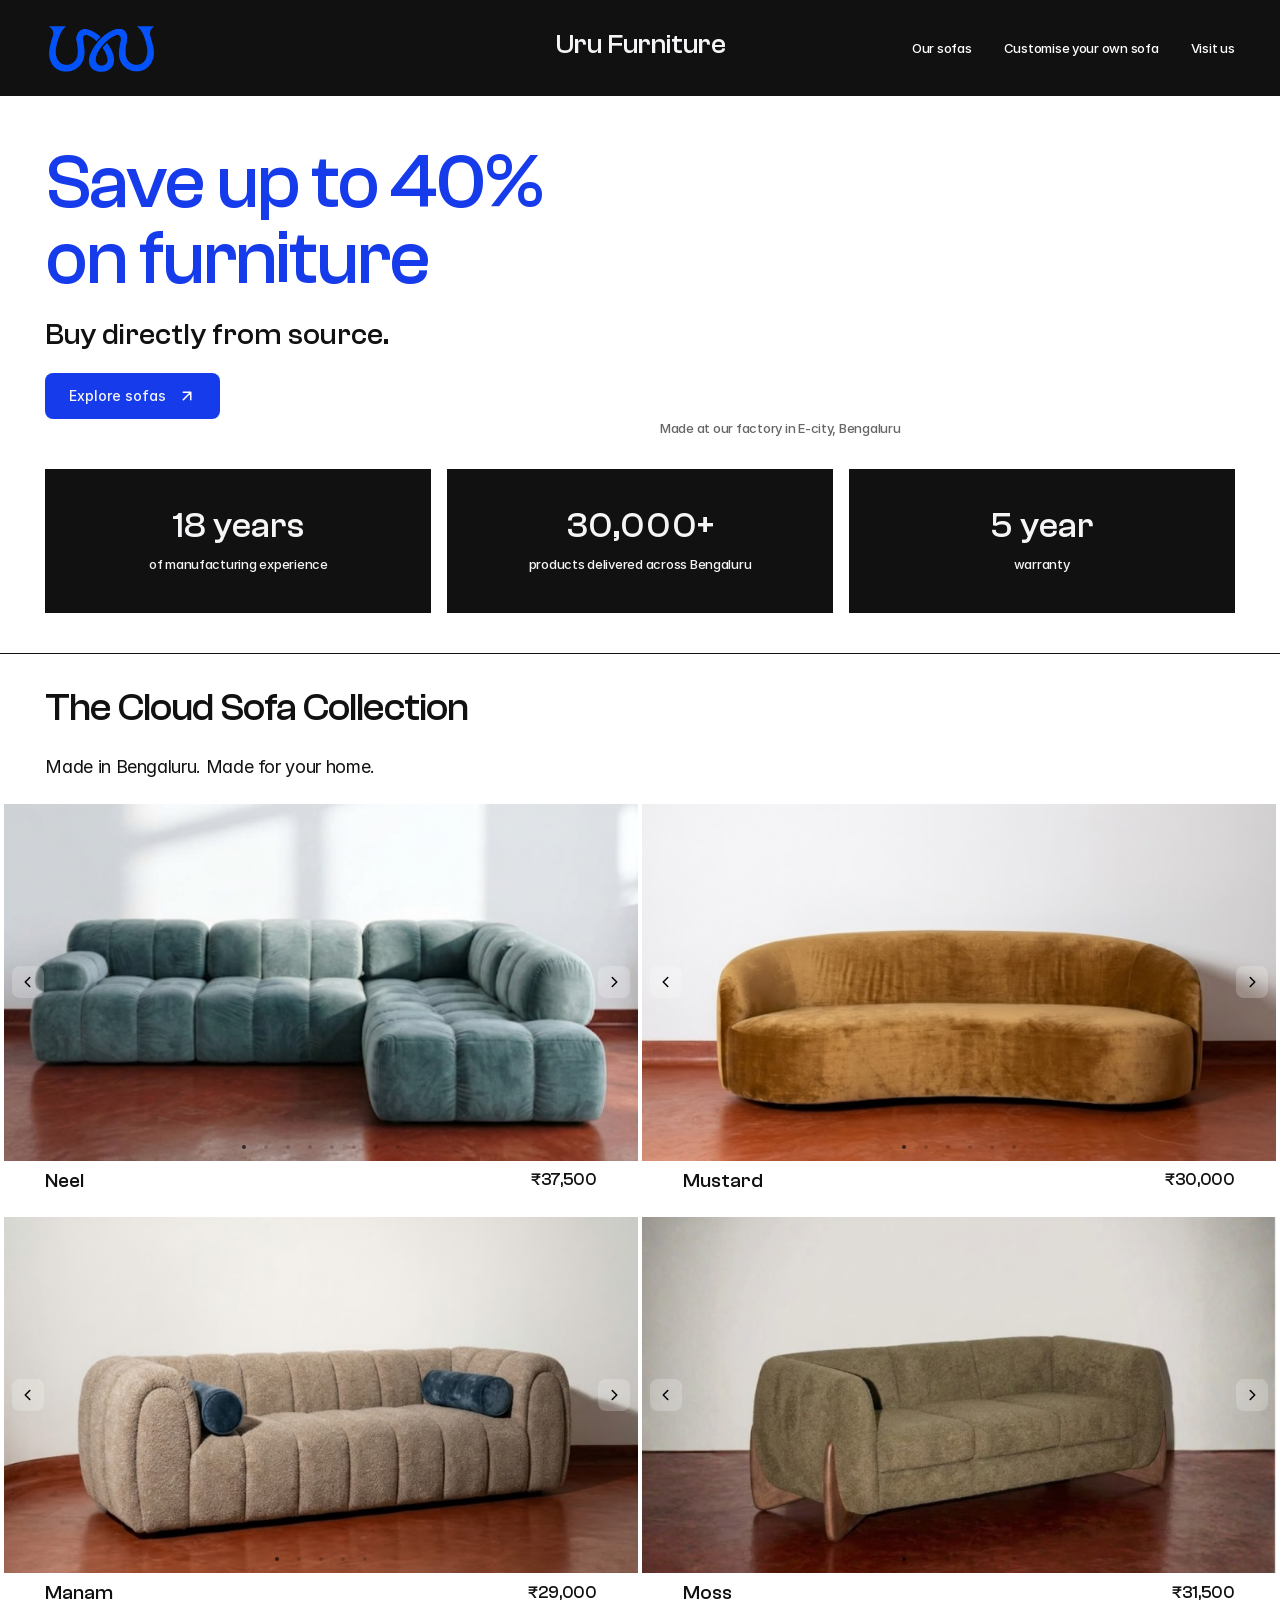
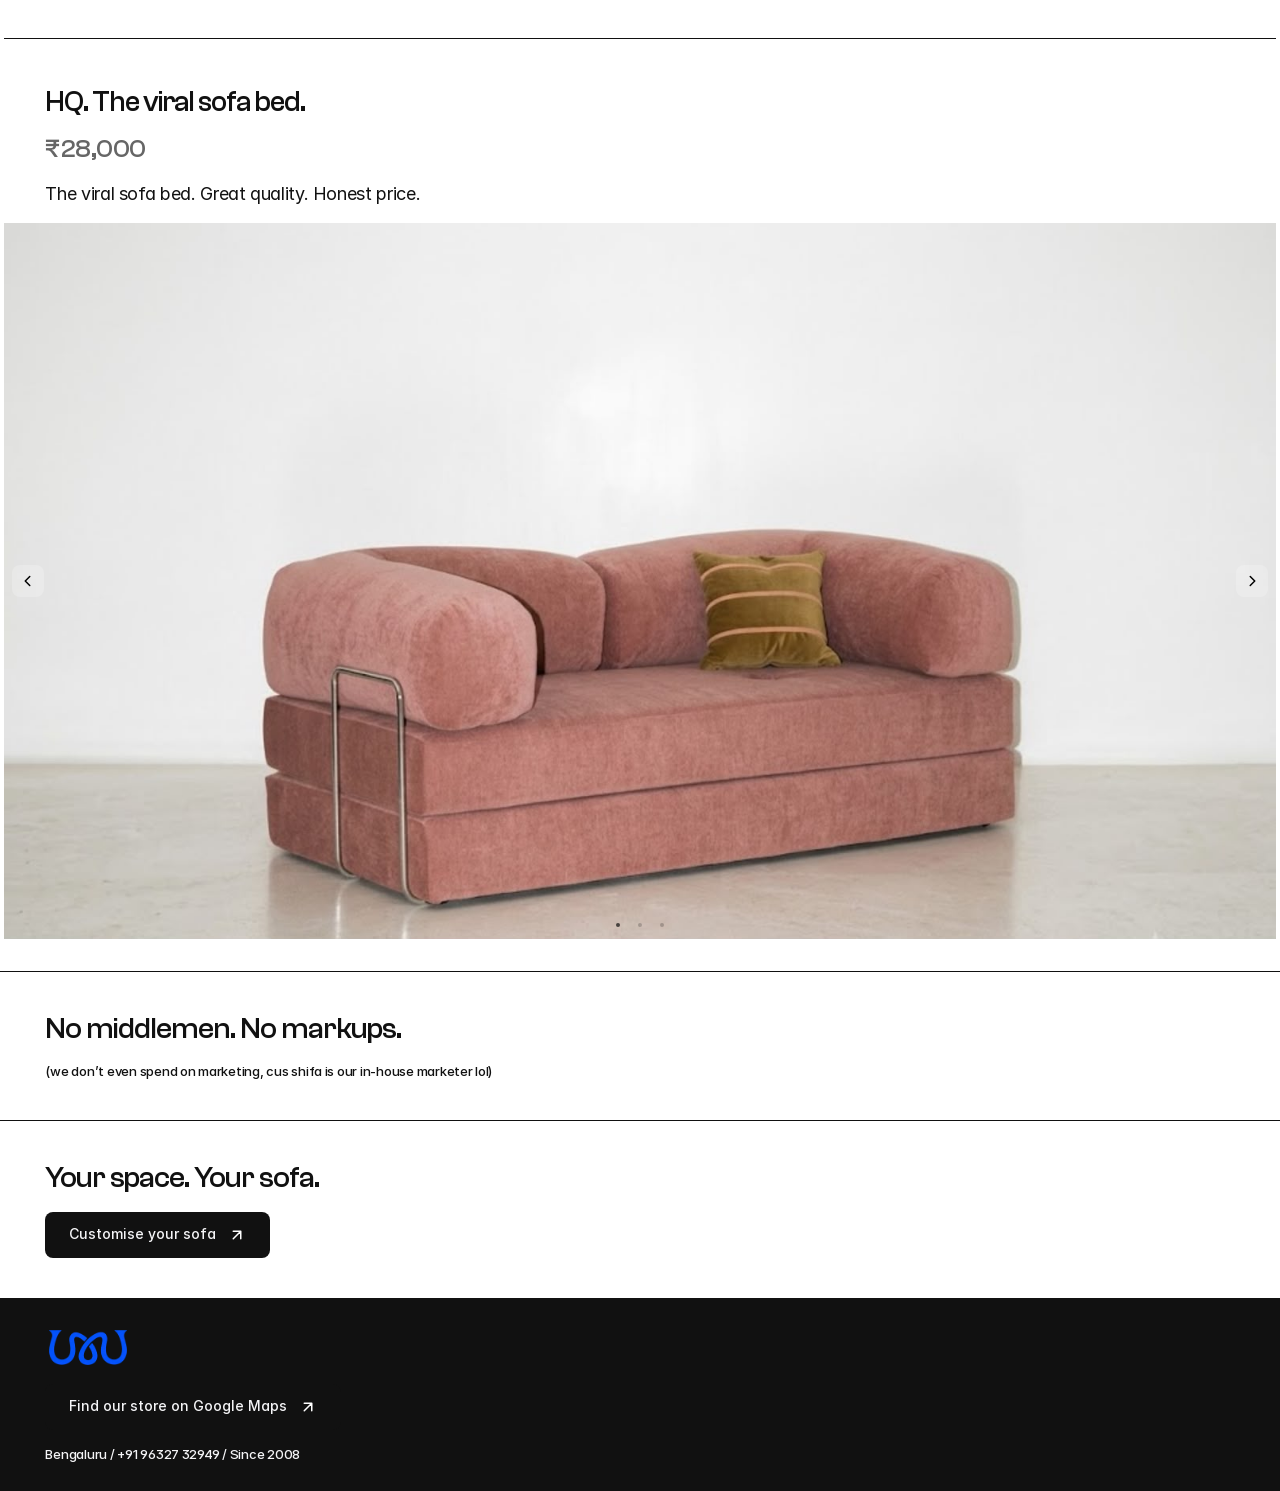
<file: index.html>
<!doctype html>
<html lang="en">

<head>
  <meta charset="utf-8">
  <meta name="viewport" content="width=device-width, initial-scale=1">
  <title>URU Furniture | Design-forward sofas in Bengaluru</title>
  <meta name="description"
    content="Design-forward sofas, backed by 18 years of manufacturing experience. Explore URU Furniture and customise your sofa with our designer on WhatsApp.">
  <meta property="og:type" content="website">
  <meta property="og:title" content="URU Furniture | Design-forward sofas in Bengaluru">
  <meta property="og:description"
    content="Design-forward sofas, backed by 18 years of manufacturing experience. Explore URU Furniture and customise your sofa with our designer on WhatsApp.">
  <link rel="icon" href="/assets/img/favicon.png">
  <link rel="preload" href="/assets/fonts/clash-grotesk-500.woff2" as="font" type="font/woff2" crossorigin>
  <link rel="stylesheet" href="/assets/css/style.css">
  <script src="/assets/js/main.js" defer></script>
</head>

<body>
  <header class="site-header">
    <div class="brand">
      <a class="logo" href="/"><img src="/assets/img/logo.png" alt="URU Furniture logo"></a>
      <button class="menu-toggle" type="button" aria-label="Toggle navigation" aria-expanded="false">
        <svg class="bars" viewBox="0 0 24 24" fill="none" stroke="#fff" stroke-width="2" stroke-linecap="round">
          <path d="M4 5h16M4 12h16M4 19h16" />
        </svg>
        <svg class="close" viewBox="0 0 24 24" fill="none" stroke="#fff" stroke-width="2" stroke-linecap="round">
          <path d="M18 6 6 18M6 6l12 12" />
        </svg>
      </button>
    </div>
    <p class="title display">Uru Furniture</p>
    <nav class="nav">
      <a href="/#sofas">Our sofas</a>
      <a href="/customise">Customise your own sofa</a>
      <a href="https://share.google/DU03MvZK8UPHaxn5C">Visit us</a>
    </nav>
  </header>

  <main>
    <section class="hero">
      <div class="hero-top">
        <div class="hero-copy">
          <h1 class="display">Save up to 40% on furniture</h1>
          <p class="hero-sub display">Buy directly from source.</p>
          <a class="btn btn-cobalt" href="/#sofas">Explore sofas</a>
        </div>
        <figure class="hero-media">
          <video src="/assets/video/factory.mp4" autoplay muted loop playsinline preload="auto"></video>
          <figcaption class="small">Made at our factory in E-city, Bengaluru</figcaption>
          <a class="btn btn-cobalt" href="/#sofas">Explore sofas</a>
        </figure>
      </div>
      <div class="stats">
        <div class="stat"><strong class="display">18 years</strong><span class="small">of manufacturing
            experience</span></div>
        <div class="stat"><strong class="display">30,000+</strong><span class="small">products delivered across
            Bengaluru</span></div>
        <div class="stat"><strong class="display">5 year</strong><span class="small">warranty</span></div>
      </div>
    </section>

    <section class="collection rule" id="sofas">
      <h2 class="display">The Cloud Sofa Collection</h2>
      <p class="lead">Made in Bengaluru.<span> Made for your home.</span></p>

      <div class="sofa-grid">
        <article class="sofa">
          <div class="gallery" tabindex="0" role="region" aria-label="Image carousel">
            <a class="slides" href="/sofas/neel" aria-label="View neel sofa">
              <img src="/assets/img/sofas/neel-1.jpg" alt="Neel sofa, photo 1" draggable="false">
              <img src="/assets/img/sofas/neel-2.jpg" alt="Neel sofa, photo 2" draggable="false" loading="lazy" hidden>
              <img src="/assets/img/sofas/neel-3.jpg" alt="Neel sofa, photo 3" draggable="false" loading="lazy" hidden>
              <img src="/assets/img/sofas/neel-4.jpg" alt="Neel sofa, photo 4" draggable="false" loading="lazy" hidden>
              <img src="/assets/img/sofas/neel-5.jpg" alt="Neel sofa, photo 5" draggable="false" loading="lazy" hidden>
              <img src="/assets/img/sofas/neel-6.jpg" alt="Neel sofa, photo 6" draggable="false" loading="lazy" hidden>
              <img src="/assets/img/sofas/neel-7.jpg" alt="Neel sofa, photo 7" draggable="false" loading="lazy" hidden>
              <img src="/assets/img/sofas/neel-8.jpg" alt="Neel sofa, photo 8" draggable="false" loading="lazy" hidden>
            </a>
          </div>
          <div class="sofa-info">
            <h3 class="display"><a class="link" href="/sofas/neel">Neel</a></h3>
            <p class="display">₹37,500</p>
          </div>
        </article>

        <article class="sofa">
          <div class="gallery" tabindex="0" role="region" aria-label="Image carousel">
            <a class="slides" href="/sofas/mustard" aria-label="View mustard sofa">
              <img src="/assets/img/sofas/mustard-1.jpg" alt="Mustard sofa, photo 1" draggable="false">
              <img src="/assets/img/sofas/mustard-2.jpg" alt="Mustard sofa, photo 2" draggable="false" loading="lazy"
                hidden>
              <img src="/assets/img/sofas/mustard-3.jpg" alt="Mustard sofa, photo 3" draggable="false" loading="lazy"
                hidden>
              <img src="/assets/img/sofas/mustard-4.jpg" alt="Mustard sofa, photo 4" draggable="false" loading="lazy"
                hidden>
              <img src="/assets/img/sofas/mustard-5.jpg" alt="Mustard sofa, photo 5" draggable="false" loading="lazy"
                hidden>
              <img src="/assets/img/sofas/mustard-6.jpg" alt="Mustard sofa, photo 6" draggable="false" loading="lazy"
                hidden>
            </a>
          </div>
          <div class="sofa-info">
            <h3 class="display"><a class="link" href="/sofas/mustard">Mustard</a></h3>
            <p class="display">₹30,000</p>
          </div>
        </article>

        <article class="sofa">
          <div class="gallery" tabindex="0" role="region" aria-label="Image carousel">
            <a class="slides" href="/sofas/manam" aria-label="View manam sofa">
              <img src="/assets/img/sofas/manam-1.jpg" alt="Manam sofa, photo 1" draggable="false">
              <img src="/assets/img/sofas/manam-2.jpg" alt="Manam sofa, photo 2" draggable="false" loading="lazy"
                hidden>
              <img src="/assets/img/sofas/manam-3.jpg" alt="Manam sofa, photo 3" draggable="false" loading="lazy"
                hidden>
              <img src="/assets/img/sofas/manam-4.jpg" alt="Manam sofa, photo 4" draggable="false" loading="lazy"
                hidden>
              <img src="/assets/img/sofas/manam-5.jpg" alt="Manam sofa, photo 5" draggable="false" loading="lazy"
                hidden>
            </a>
          </div>
          <div class="sofa-info">
            <h3 class="display"><a class="link" href="/sofas/manam">Manam</a></h3>
            <p class="display">₹29,000</p>
          </div>
        </article>

        <article class="sofa">
          <div class="gallery" tabindex="0" role="region" aria-label="Image carousel">
            <a class="slides" href="/sofas/moss" aria-label="View moss sofa">
              <img src="/assets/img/sofas/moss-1.jpg" alt="Moss sofa, photo 1" draggable="false">
              <img src="/assets/img/sofas/moss-2.jpg" alt="Moss sofa, photo 2" draggable="false" loading="lazy" hidden>
              <img src="/assets/img/sofas/moss-3.jpg" alt="Moss sofa, photo 3" draggable="false" loading="lazy" hidden>
              <img src="/assets/img/sofas/moss-4.jpg" alt="Moss sofa, photo 4" draggable="false" loading="lazy" hidden>
              <img src="/assets/img/sofas/moss-5.jpg" alt="Moss sofa, photo 5" draggable="false" loading="lazy" hidden>
              <img src="/assets/img/sofas/moss-6.jpg" alt="Moss sofa, photo 6" draggable="false" loading="lazy" hidden>
            </a>
          </div>
          <div class="sofa-info">
            <h3 class="display"><a class="link" href="/sofas/moss">Moss</a></h3>
            <p class="display">₹31,500</p>
          </div>
        </article>
      </div>

      <div class="hq rule">
        <h2 class="display"><a class="link" href="/sofas/hq">HQ. The viral sofa bed.</a></h2>
        <p class="hq-price display">₹28,000</p>
        <p class="lead">The viral sofa bed. Great quality. Honest price.</p>
        <div class="gallery" tabindex="0" role="region" aria-label="Image carousel">
          <a class="slides" href="/sofas/hq" aria-label="View hq sofa">
            <img src="/assets/img/sofas/hq-1.jpg" alt="HQ sofa bed, photo 1" draggable="false">
            <img src="/assets/img/sofas/hq-2.jpg" alt="HQ sofa bed, photo 2" draggable="false" loading="lazy" hidden>
            <img src="/assets/img/sofas/hq-3.jpg" alt="HQ sofa bed, photo 3" draggable="false" loading="lazy" hidden>
          </a>
        </div>
      </div>
    </section>

    <section class="statement rule">
      <h2 class="display">No middlemen. No markups.</h2>
      <p class="small">(we don’t even spend on marketing, cus shifa is our in-house marketer lol)</p>
    </section>

    <section class="statement cta rule">
      <h2 class="display">Your space. Your sofa.</h2>
      <a class="btn" href="/customise">Customise your sofa</a>
    </section>
  </main>

  <footer class="site-footer">
    <a class="logo" href="/"><img src="/assets/img/logo.png" alt="URU Furniture logo"></a>
    <a class="btn" href="https://share.google/DU03MvZK8UPHaxn5C">Find our store on Google Maps</a>
    <p class="small">Bengaluru / +91 96327 32949 / Since 2008</p>
  </footer>
</body>

</html>
</file>
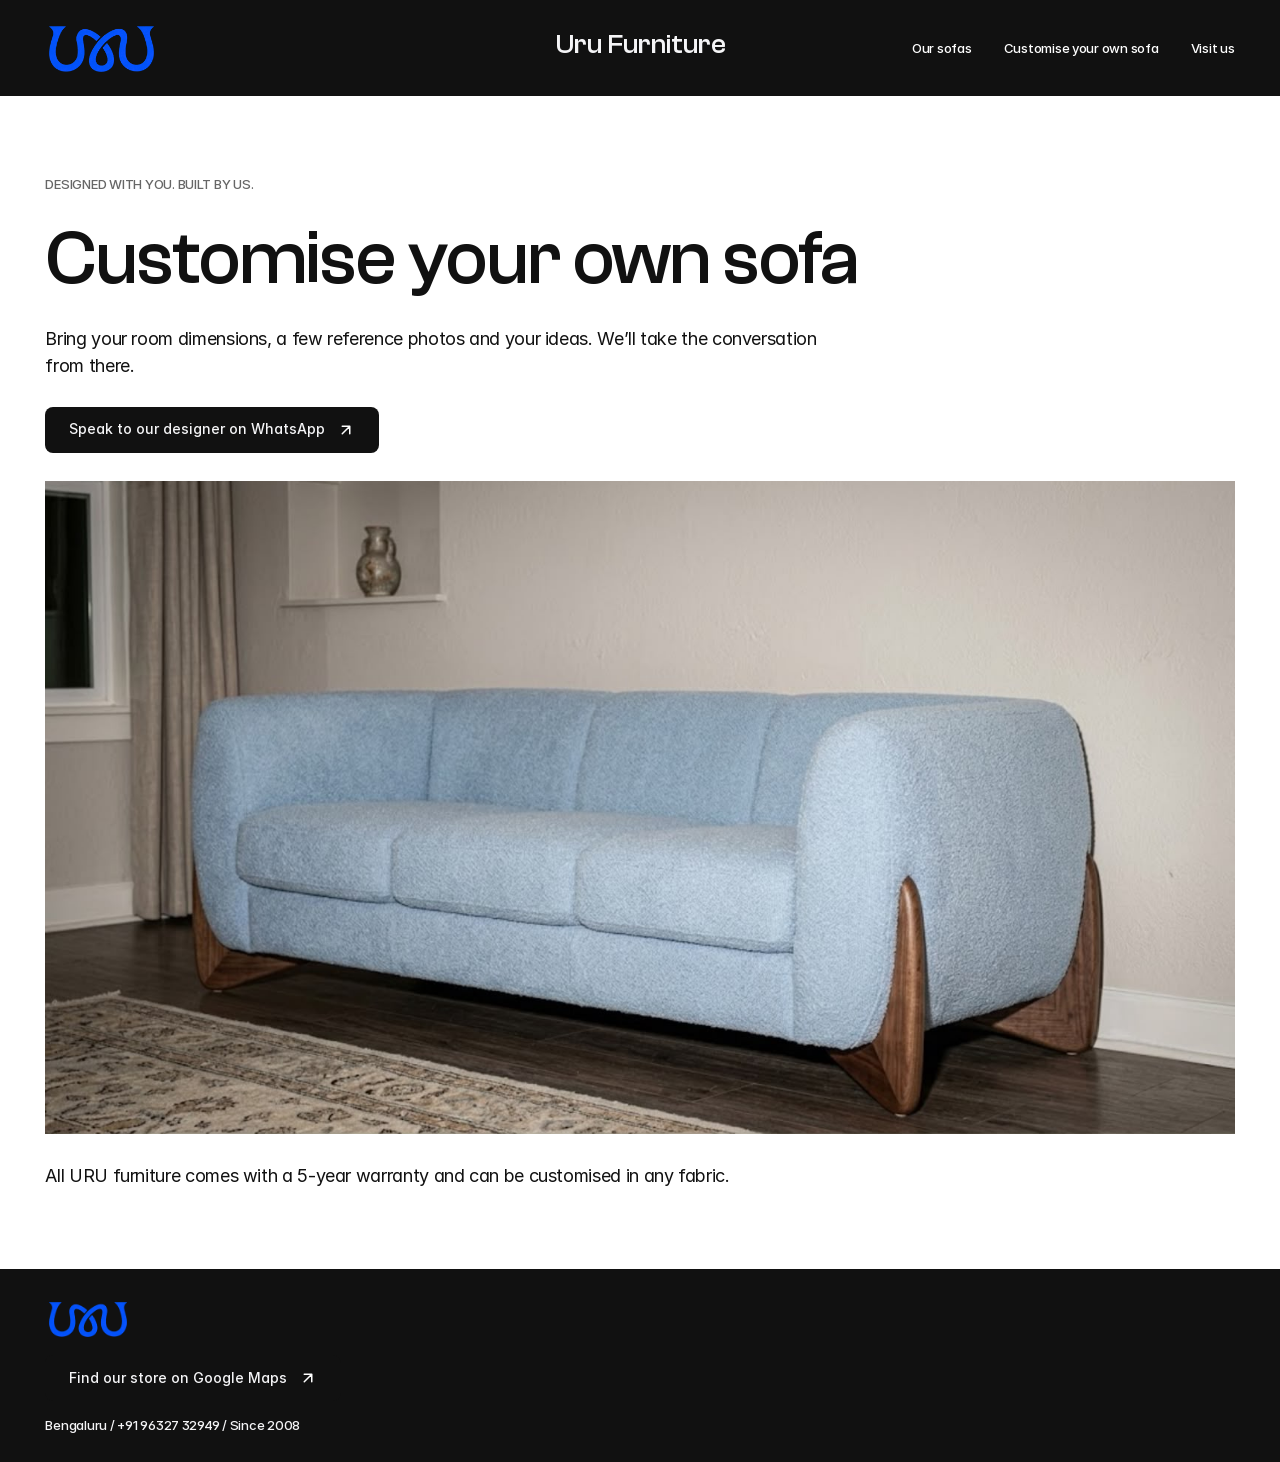
<file: customise.html>
<!doctype html>
<html lang="en">

<head>
  <meta charset="utf-8">
  <meta name="viewport" content="width=device-width, initial-scale=1">
  <title>URU Furniture | Design-forward sofas in Bengaluru</title>
  <meta name="description"
    content="Design-forward sofas, backed by 18 years of manufacturing experience. Explore URU Furniture and customise your sofa with our designer on WhatsApp.">
  <meta property="og:type" content="website">
  <meta property="og:title" content="URU Furniture | Design-forward sofas in Bengaluru">
  <meta property="og:description"
    content="Design-forward sofas, backed by 18 years of manufacturing experience. Explore URU Furniture and customise your sofa with our designer on WhatsApp.">
  <link rel="icon" href="/assets/img/favicon.png">
  <link rel="preload" href="/assets/fonts/clash-grotesk-500.woff2" as="font" type="font/woff2" crossorigin>
  <link rel="stylesheet" href="/assets/css/style.css">
  <script src="/assets/js/main.js" defer></script>
</head>

<body>
  <header class="site-header">
    <div class="brand">
      <a class="logo" href="/"><img src="/assets/img/logo.png" alt="URU Furniture logo"></a>
      <button class="menu-toggle" type="button" aria-label="Toggle navigation" aria-expanded="false">
        <svg class="bars" viewBox="0 0 24 24" fill="none" stroke="#fff" stroke-width="2" stroke-linecap="round">
          <path d="M4 5h16M4 12h16M4 19h16" />
        </svg>
        <svg class="close" viewBox="0 0 24 24" fill="none" stroke="#fff" stroke-width="2" stroke-linecap="round">
          <path d="M18 6 6 18M6 6l12 12" />
        </svg>
      </button>
    </div>
    <p class="title display">Uru Furniture</p>
    <nav class="nav">
      <a href="/#sofas">Our sofas</a>
      <a href="/customise">Customise your own sofa</a>
      <a href="https://share.google/DU03MvZK8UPHaxn5C">Visit us</a>
    </nav>
  </header>

  <main class="page customise">
    <p class="small">DESIGNED WITH YOU. BUILT BY US.</p>
    <h1 class="display">Customise your own sofa</h1>
    <p class="lead intro">Bring your room dimensions, a few reference photos and your ideas. We’ll take the conversation
      from there.</p>
    <a class="btn"
      href="https://wa.me/919632732949?text=Hey%2C%20I%27m%20looking%20to%20customise%20a%20sofa%20set">Speak to our
      designer on WhatsApp</a>
    <img class="cover" src="/assets/img/sofas/moss-4.jpg" alt="Custom sofa in a living room">
    <p class="lead">All URU furniture comes with a 5-year warranty and can be customised in any fabric.</p>
  </main>

  <footer class="site-footer">
    <a class="logo" href="/"><img src="/assets/img/logo.png" alt="URU Furniture logo"></a>
    <a class="btn" href="https://share.google/DU03MvZK8UPHaxn5C">Find our store on Google Maps</a>
    <p class="small">Bengaluru / +91 96327 32949 / Since 2008</p>
  </footer>
</body>

</html>
</file>
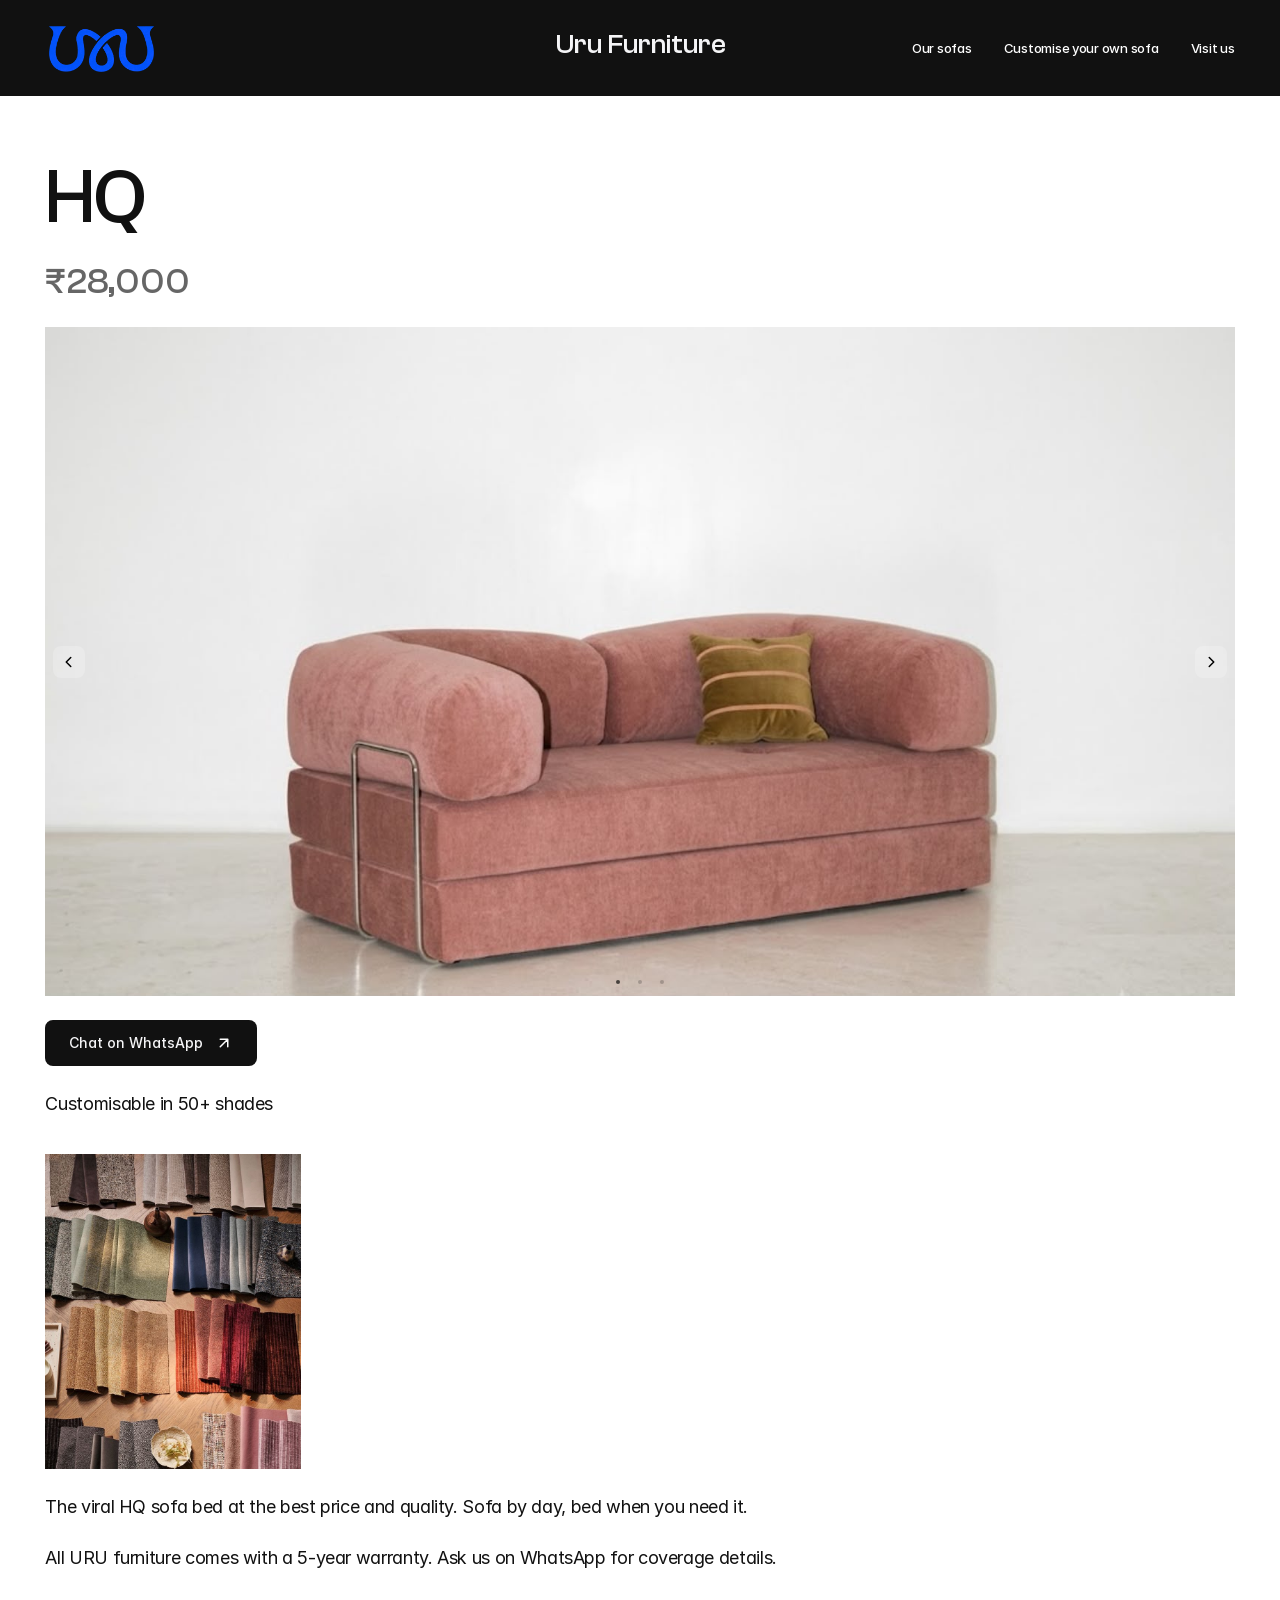
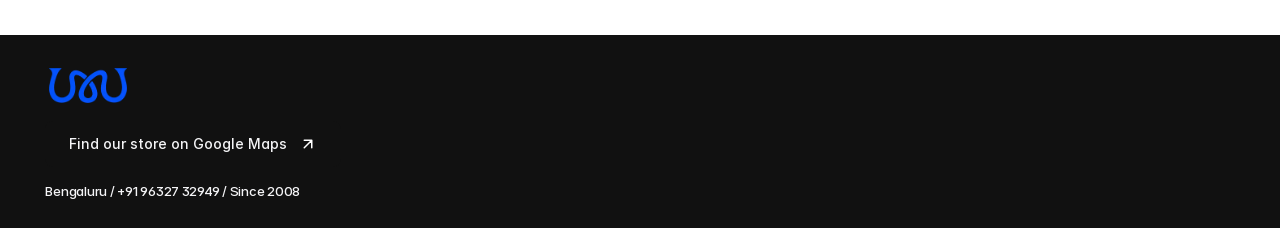
<file: sofas/hq.html>
<!doctype html>
<html lang="en">

<head>
  <meta charset="utf-8">
  <meta name="viewport" content="width=device-width, initial-scale=1">
  <title>URU Furniture | Design-forward sofas in Bengaluru</title>
  <meta name="description"
    content="Design-forward sofas, backed by 18 years of manufacturing experience. Explore URU Furniture and customise your sofa with our designer on WhatsApp.">
  <meta property="og:type" content="website">
  <meta property="og:title" content="URU Furniture | Design-forward sofas in Bengaluru">
  <meta property="og:description"
    content="Design-forward sofas, backed by 18 years of manufacturing experience. Explore URU Furniture and customise your sofa with our designer on WhatsApp.">
  <link rel="icon" href="/assets/img/favicon.png">
  <link rel="preload" href="/assets/fonts/clash-grotesk-500.woff2" as="font" type="font/woff2" crossorigin>
  <link rel="stylesheet" href="/assets/css/style.css">
  <script src="/assets/js/main.js" defer></script>
</head>

<body>
  <header class="site-header">
    <div class="brand">
      <a class="logo" href="/"><img src="/assets/img/logo.png" alt="URU Furniture logo"></a>
      <button class="menu-toggle" type="button" aria-label="Toggle navigation" aria-expanded="false">
        <svg class="bars" viewBox="0 0 24 24" fill="none" stroke="#fff" stroke-width="2" stroke-linecap="round">
          <path d="M4 5h16M4 12h16M4 19h16" />
        </svg>
        <svg class="close" viewBox="0 0 24 24" fill="none" stroke="#fff" stroke-width="2" stroke-linecap="round">
          <path d="M18 6 6 18M6 6l12 12" />
        </svg>
      </button>
    </div>
    <p class="title display">Uru Furniture</p>
    <nav class="nav">
      <a href="/#sofas">Our sofas</a>
      <a href="/customise">Customise your own sofa</a>
      <a href="https://share.google/DU03MvZK8UPHaxn5C">Visit us</a>
    </nav>
  </header>

  <main class="page">
    <h1 class="display">HQ</h1>
    <p class="price display">₹28,000</p>
    <div class="gallery" tabindex="0" role="region" aria-label="Image carousel">
      <img src="/assets/img/sofas/hq-1.jpg" alt="HQ sofa, photo 1" draggable="false">
      <img src="/assets/img/sofas/hq-2.jpg" alt="HQ sofa, photo 2" draggable="false" loading="lazy" hidden>
      <img src="/assets/img/sofas/hq-3.jpg" alt="HQ sofa, photo 3" draggable="false" loading="lazy" hidden>
    </div>
    <a class="btn" href="https://wa.me/919632732949?text=Hi%2C%20I%20am%20interested%20in%20the%20HQ%20sofa.">Chat on
      WhatsApp</a>
    <p class="lead shades">Customisable in 50+ shades</p>
    <img class="fabrics" src="/assets/img/fabrics.jpg" alt="Fabric shade swatches">
    <p class="lead desc">The viral HQ sofa bed at the best price and quality. Sofa by day, bed when you need it.</p>
    <p class="lead note">All URU furniture comes with a 5-year warranty. <br>Ask us on WhatsApp for coverage details.
    </p>
  </main>

  <footer class="site-footer">
    <a class="logo" href="/"><img src="/assets/img/logo.png" alt="URU Furniture logo"></a>
    <a class="btn" href="https://share.google/DU03MvZK8UPHaxn5C">Find our store on Google Maps</a>
    <p class="small">Bengaluru / +91 96327 32949 / Since 2008</p>
  </footer>
</body>

</html>
</file>
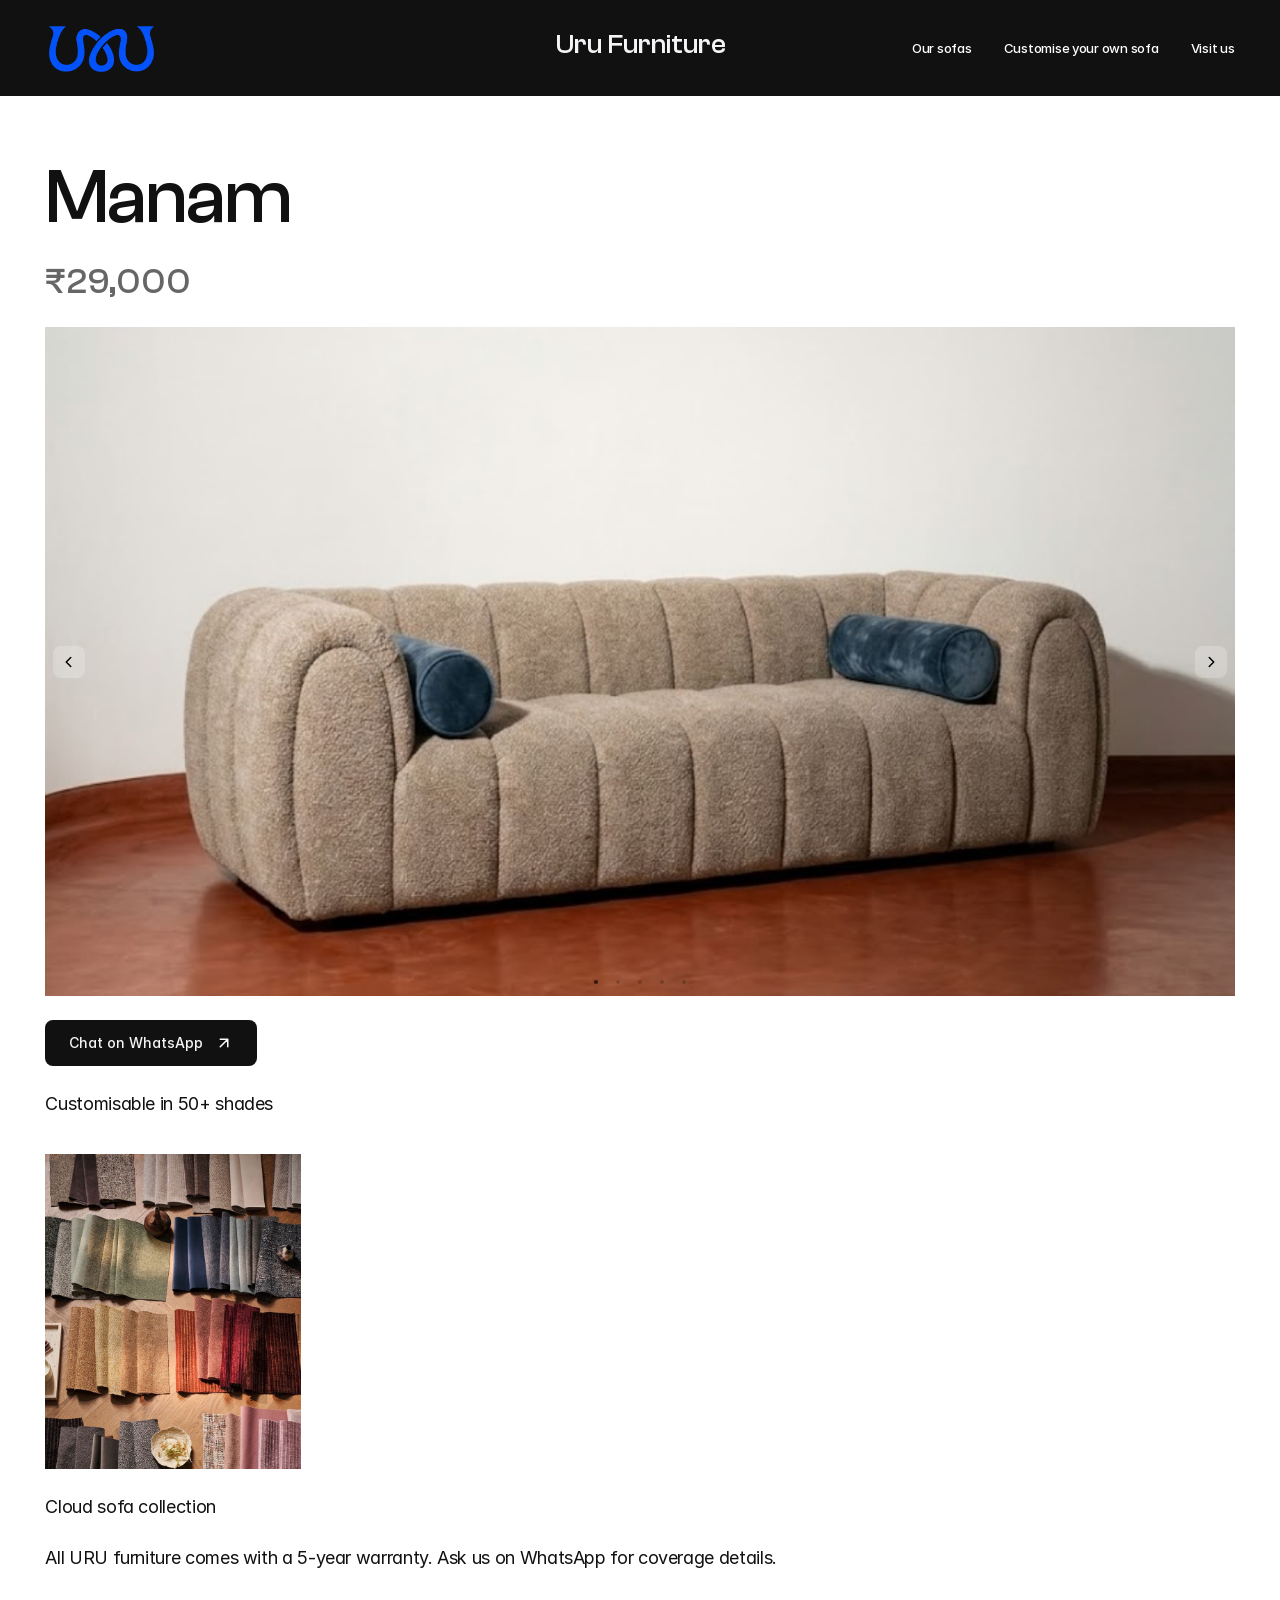
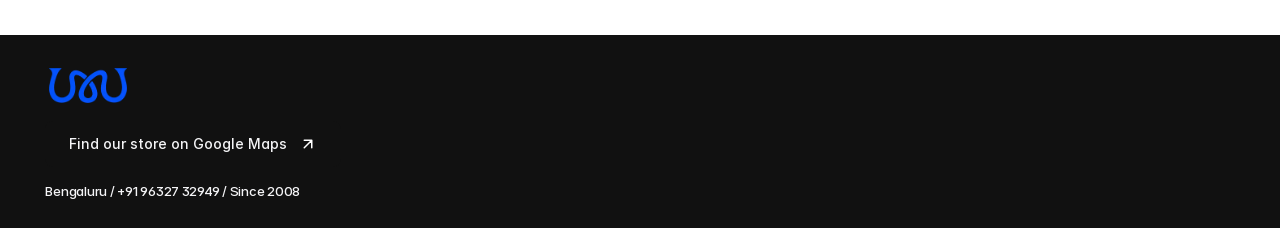
<file: sofas/manam.html>
<!doctype html>
<html lang="en">

<head>
  <meta charset="utf-8">
  <meta name="viewport" content="width=device-width, initial-scale=1">
  <title>URU Furniture | Design-forward sofas in Bengaluru</title>
  <meta name="description"
    content="Design-forward sofas, backed by 18 years of manufacturing experience. Explore URU Furniture and customise your sofa with our designer on WhatsApp.">
  <meta property="og:type" content="website">
  <meta property="og:title" content="URU Furniture | Design-forward sofas in Bengaluru">
  <meta property="og:description"
    content="Design-forward sofas, backed by 18 years of manufacturing experience. Explore URU Furniture and customise your sofa with our designer on WhatsApp.">
  <link rel="icon" href="/assets/img/favicon.png">
  <link rel="preload" href="/assets/fonts/clash-grotesk-500.woff2" as="font" type="font/woff2" crossorigin>
  <link rel="stylesheet" href="/assets/css/style.css">
  <script src="/assets/js/main.js" defer></script>
</head>

<body>
  <header class="site-header">
    <div class="brand">
      <a class="logo" href="/"><img src="/assets/img/logo.png" alt="URU Furniture logo"></a>
      <button class="menu-toggle" type="button" aria-label="Toggle navigation" aria-expanded="false">
        <svg class="bars" viewBox="0 0 24 24" fill="none" stroke="#fff" stroke-width="2" stroke-linecap="round">
          <path d="M4 5h16M4 12h16M4 19h16" />
        </svg>
        <svg class="close" viewBox="0 0 24 24" fill="none" stroke="#fff" stroke-width="2" stroke-linecap="round">
          <path d="M18 6 6 18M6 6l12 12" />
        </svg>
      </button>
    </div>
    <p class="title display">Uru Furniture</p>
    <nav class="nav">
      <a href="/#sofas">Our sofas</a>
      <a href="/customise">Customise your own sofa</a>
      <a href="https://share.google/DU03MvZK8UPHaxn5C">Visit us</a>
    </nav>
  </header>

  <main class="page">
    <h1 class="display">Manam</h1>
    <p class="price display">₹29,000</p>
    <div class="gallery" tabindex="0" role="region" aria-label="Image carousel">
      <img src="/assets/img/sofas/manam-1.jpg" alt="Manam sofa, photo 1" draggable="false">
      <img src="/assets/img/sofas/manam-2.jpg" alt="Manam sofa, photo 2" draggable="false" loading="lazy" hidden>
      <img src="/assets/img/sofas/manam-3.jpg" alt="Manam sofa, photo 3" draggable="false" loading="lazy" hidden>
      <img src="/assets/img/sofas/manam-4.jpg" alt="Manam sofa, photo 4" draggable="false" loading="lazy" hidden>
      <img src="/assets/img/sofas/manam-5.jpg" alt="Manam sofa, photo 5" draggable="false" loading="lazy" hidden>
    </div>
    <a class="btn" href="https://wa.me/919632732949?text=Hi%2C%20I%20am%20interested%20in%20the%20Manam%20sofa.">Chat on
      WhatsApp</a>
    <p class="lead shades">Customisable in 50+ shades</p>
    <img class="fabrics" src="/assets/img/fabrics.jpg" alt="Fabric shade swatches">
    <p class="lead desc">Cloud sofa collection</p>
    <p class="lead note">All URU furniture comes with a 5-year warranty. <br>Ask us on WhatsApp for coverage details.
    </p>
  </main>

  <footer class="site-footer">
    <a class="logo" href="/"><img src="/assets/img/logo.png" alt="URU Furniture logo"></a>
    <a class="btn" href="https://share.google/DU03MvZK8UPHaxn5C">Find our store on Google Maps</a>
    <p class="small">Bengaluru / +91 96327 32949 / Since 2008</p>
  </footer>
</body>

</html>
</file>
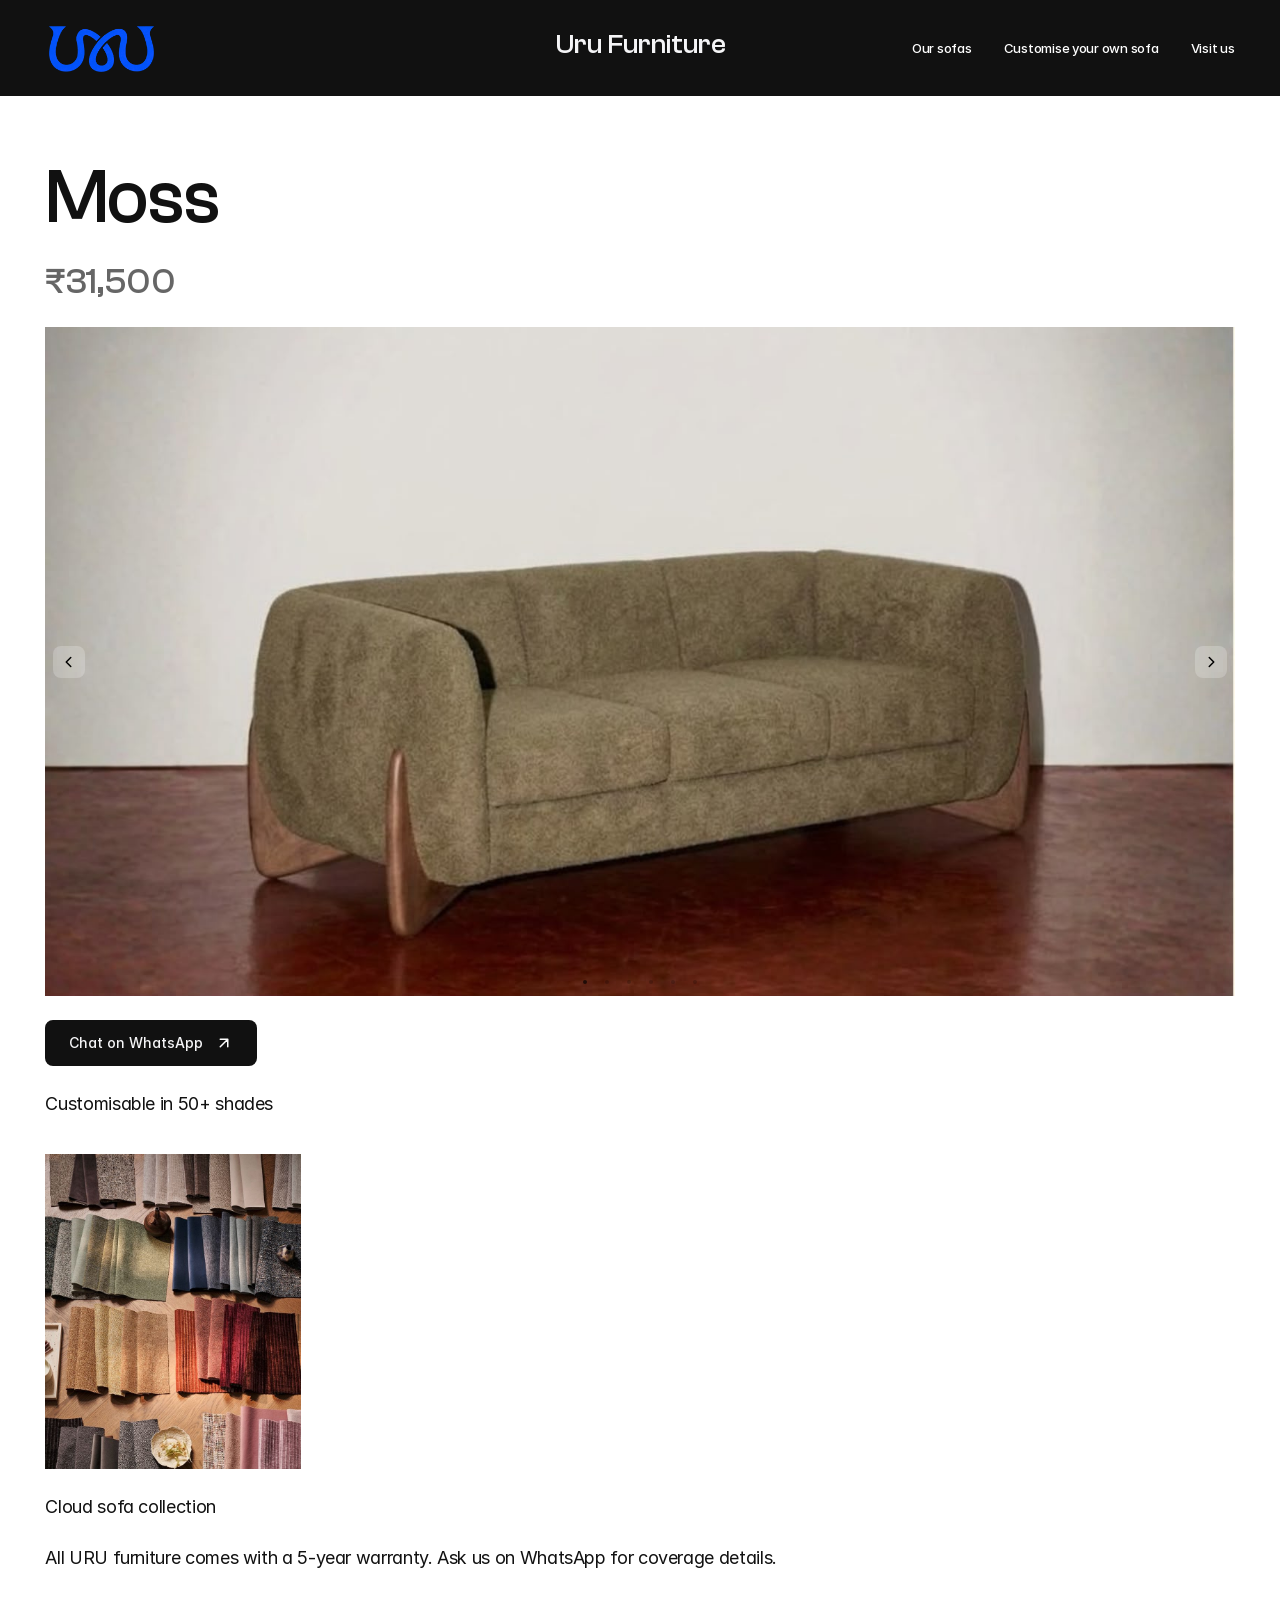
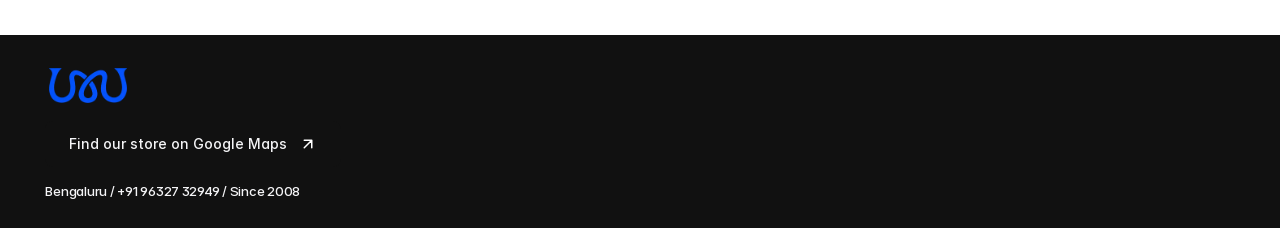
<file: sofas/moss.html>
<!doctype html>
<html lang="en">

<head>
  <meta charset="utf-8">
  <meta name="viewport" content="width=device-width, initial-scale=1">
  <title>URU Furniture | Design-forward sofas in Bengaluru</title>
  <meta name="description"
    content="Design-forward sofas, backed by 18 years of manufacturing experience. Explore URU Furniture and customise your sofa with our designer on WhatsApp.">
  <meta property="og:type" content="website">
  <meta property="og:title" content="URU Furniture | Design-forward sofas in Bengaluru">
  <meta property="og:description"
    content="Design-forward sofas, backed by 18 years of manufacturing experience. Explore URU Furniture and customise your sofa with our designer on WhatsApp.">
  <link rel="icon" href="/assets/img/favicon.png">
  <link rel="preload" href="/assets/fonts/clash-grotesk-500.woff2" as="font" type="font/woff2" crossorigin>
  <link rel="stylesheet" href="/assets/css/style.css">
  <script src="/assets/js/main.js" defer></script>
</head>

<body>
  <header class="site-header">
    <div class="brand">
      <a class="logo" href="/"><img src="/assets/img/logo.png" alt="URU Furniture logo"></a>
      <button class="menu-toggle" type="button" aria-label="Toggle navigation" aria-expanded="false">
        <svg class="bars" viewBox="0 0 24 24" fill="none" stroke="#fff" stroke-width="2" stroke-linecap="round">
          <path d="M4 5h16M4 12h16M4 19h16" />
        </svg>
        <svg class="close" viewBox="0 0 24 24" fill="none" stroke="#fff" stroke-width="2" stroke-linecap="round">
          <path d="M18 6 6 18M6 6l12 12" />
        </svg>
      </button>
    </div>
    <p class="title display">Uru Furniture</p>
    <nav class="nav">
      <a href="/#sofas">Our sofas</a>
      <a href="/customise">Customise your own sofa</a>
      <a href="https://share.google/DU03MvZK8UPHaxn5C">Visit us</a>
    </nav>
  </header>

  <main class="page">
    <h1 class="display">Moss</h1>
    <p class="price display">₹31,500</p>
    <div class="gallery" tabindex="0" role="region" aria-label="Image carousel">
      <img src="/assets/img/sofas/moss-1.jpg" alt="Moss sofa, photo 1" draggable="false">
      <img src="/assets/img/sofas/moss-2.jpg" alt="Moss sofa, photo 2" draggable="false" loading="lazy" hidden>
      <img src="/assets/img/sofas/moss-3.jpg" alt="Moss sofa, photo 3" draggable="false" loading="lazy" hidden>
      <img src="/assets/img/sofas/moss-4.jpg" alt="Moss sofa, photo 4" draggable="false" loading="lazy" hidden>
      <img src="/assets/img/sofas/moss-5.jpg" alt="Moss sofa, photo 5" draggable="false" loading="lazy" hidden>
      <img src="/assets/img/sofas/moss-6.jpg" alt="Moss sofa, photo 6" draggable="false" loading="lazy" hidden>
    </div>
    <a class="btn" href="https://wa.me/919632732949?text=Hi%2C%20I%20am%20interested%20in%20the%20Moss%20sofa.">Chat on
      WhatsApp</a>
    <p class="lead shades">Customisable in 50+ shades</p>
    <img class="fabrics" src="/assets/img/fabrics.jpg" alt="Fabric shade swatches">
    <p class="lead desc">Cloud sofa collection</p>
    <p class="lead note">All URU furniture comes with a 5-year warranty. <br>Ask us on WhatsApp for coverage details.
    </p>
  </main>

  <footer class="site-footer">
    <a class="logo" href="/"><img src="/assets/img/logo.png" alt="URU Furniture logo"></a>
    <a class="btn" href="https://share.google/DU03MvZK8UPHaxn5C">Find our store on Google Maps</a>
    <p class="small">Bengaluru / +91 96327 32949 / Since 2008</p>
  </footer>
</body>

</html>
</file>
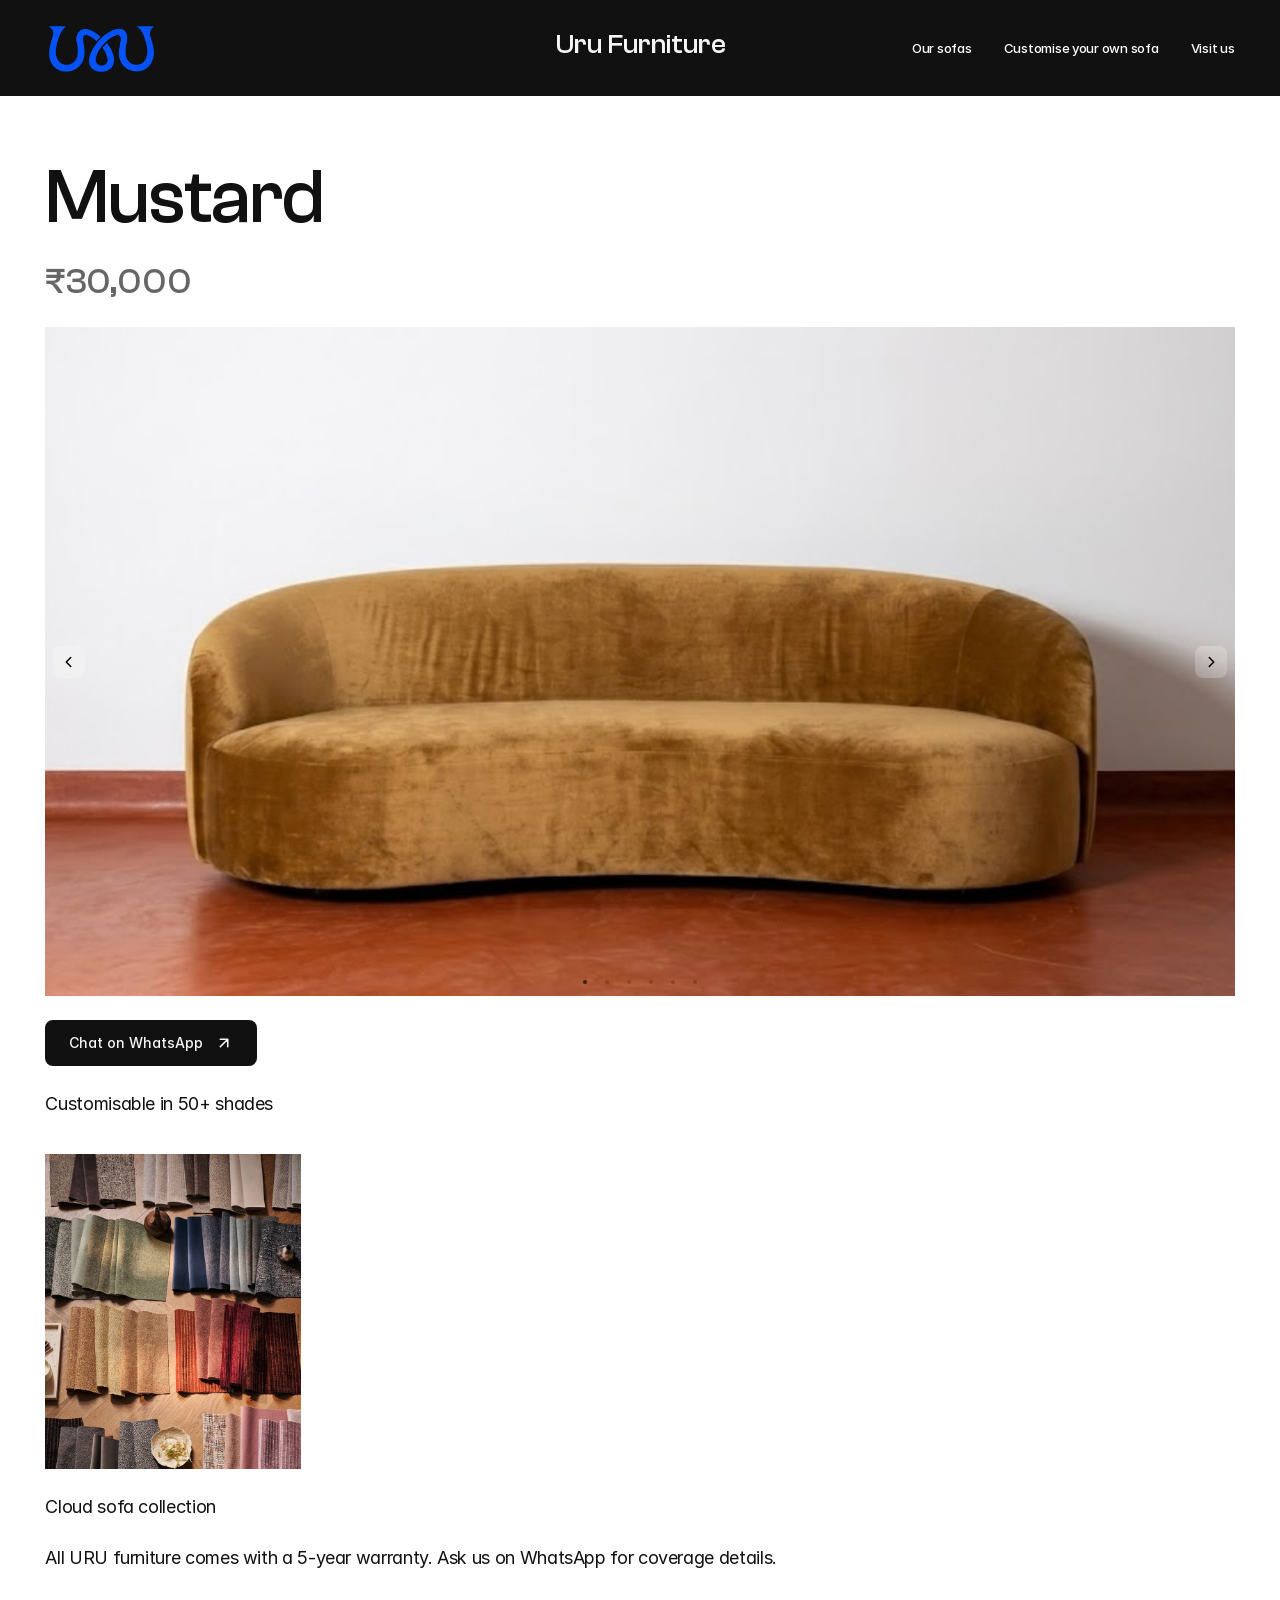
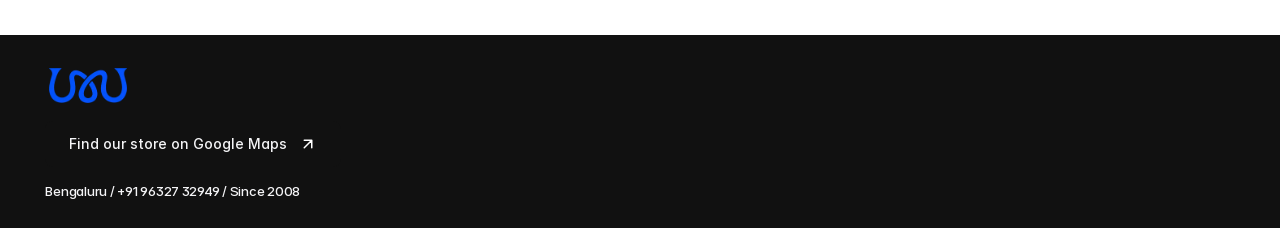
<file: sofas/mustard.html>
<!doctype html>
<html lang="en">

<head>
  <meta charset="utf-8">
  <meta name="viewport" content="width=device-width, initial-scale=1">
  <title>URU Furniture | Design-forward sofas in Bengaluru</title>
  <meta name="description"
    content="Design-forward sofas, backed by 18 years of manufacturing experience. Explore URU Furniture and customise your sofa with our designer on WhatsApp.">
  <meta property="og:type" content="website">
  <meta property="og:title" content="URU Furniture | Design-forward sofas in Bengaluru">
  <meta property="og:description"
    content="Design-forward sofas, backed by 18 years of manufacturing experience. Explore URU Furniture and customise your sofa with our designer on WhatsApp.">
  <link rel="icon" href="/assets/img/favicon.png">
  <link rel="preload" href="/assets/fonts/clash-grotesk-500.woff2" as="font" type="font/woff2" crossorigin>
  <link rel="stylesheet" href="/assets/css/style.css">
  <script src="/assets/js/main.js" defer></script>
</head>

<body>
  <header class="site-header">
    <div class="brand">
      <a class="logo" href="/"><img src="/assets/img/logo.png" alt="URU Furniture logo"></a>
      <button class="menu-toggle" type="button" aria-label="Toggle navigation" aria-expanded="false">
        <svg class="bars" viewBox="0 0 24 24" fill="none" stroke="#fff" stroke-width="2" stroke-linecap="round">
          <path d="M4 5h16M4 12h16M4 19h16" />
        </svg>
        <svg class="close" viewBox="0 0 24 24" fill="none" stroke="#fff" stroke-width="2" stroke-linecap="round">
          <path d="M18 6 6 18M6 6l12 12" />
        </svg>
      </button>
    </div>
    <p class="title display">Uru Furniture</p>
    <nav class="nav">
      <a href="/#sofas">Our sofas</a>
      <a href="/customise">Customise your own sofa</a>
      <a href="https://share.google/DU03MvZK8UPHaxn5C">Visit us</a>
    </nav>
  </header>

  <main class="page">
    <h1 class="display">Mustard</h1>
    <p class="price display">₹30,000</p>
    <div class="gallery" tabindex="0" role="region" aria-label="Image carousel">
      <img src="/assets/img/sofas/mustard-1.jpg" alt="Mustard sofa, photo 1" draggable="false">
      <img src="/assets/img/sofas/mustard-2.jpg" alt="Mustard sofa, photo 2" draggable="false" loading="lazy" hidden>
      <img src="/assets/img/sofas/mustard-3.jpg" alt="Mustard sofa, photo 3" draggable="false" loading="lazy" hidden>
      <img src="/assets/img/sofas/mustard-4.jpg" alt="Mustard sofa, photo 4" draggable="false" loading="lazy" hidden>
      <img src="/assets/img/sofas/mustard-5.jpg" alt="Mustard sofa, photo 5" draggable="false" loading="lazy" hidden>
      <img src="/assets/img/sofas/mustard-6.jpg" alt="Mustard sofa, photo 6" draggable="false" loading="lazy" hidden>
    </div>
    <a class="btn" href="https://wa.me/919632732949?text=Hi%2C%20I%20am%20interested%20in%20the%20Mustard%20sofa.">Chat
      on WhatsApp</a>
    <p class="lead shades">Customisable in 50+ shades</p>
    <img class="fabrics" src="/assets/img/fabrics.jpg" alt="Fabric shade swatches">
    <p class="lead desc">Cloud sofa collection</p>
    <p class="lead note">All URU furniture comes with a 5-year warranty. <br>Ask us on WhatsApp for coverage details.
    </p>
  </main>

  <footer class="site-footer">
    <a class="logo" href="/"><img src="/assets/img/logo.png" alt="URU Furniture logo"></a>
    <a class="btn" href="https://share.google/DU03MvZK8UPHaxn5C">Find our store on Google Maps</a>
    <p class="small">Bengaluru / +91 96327 32949 / Since 2008</p>
  </footer>
</body>

</html>
</file>
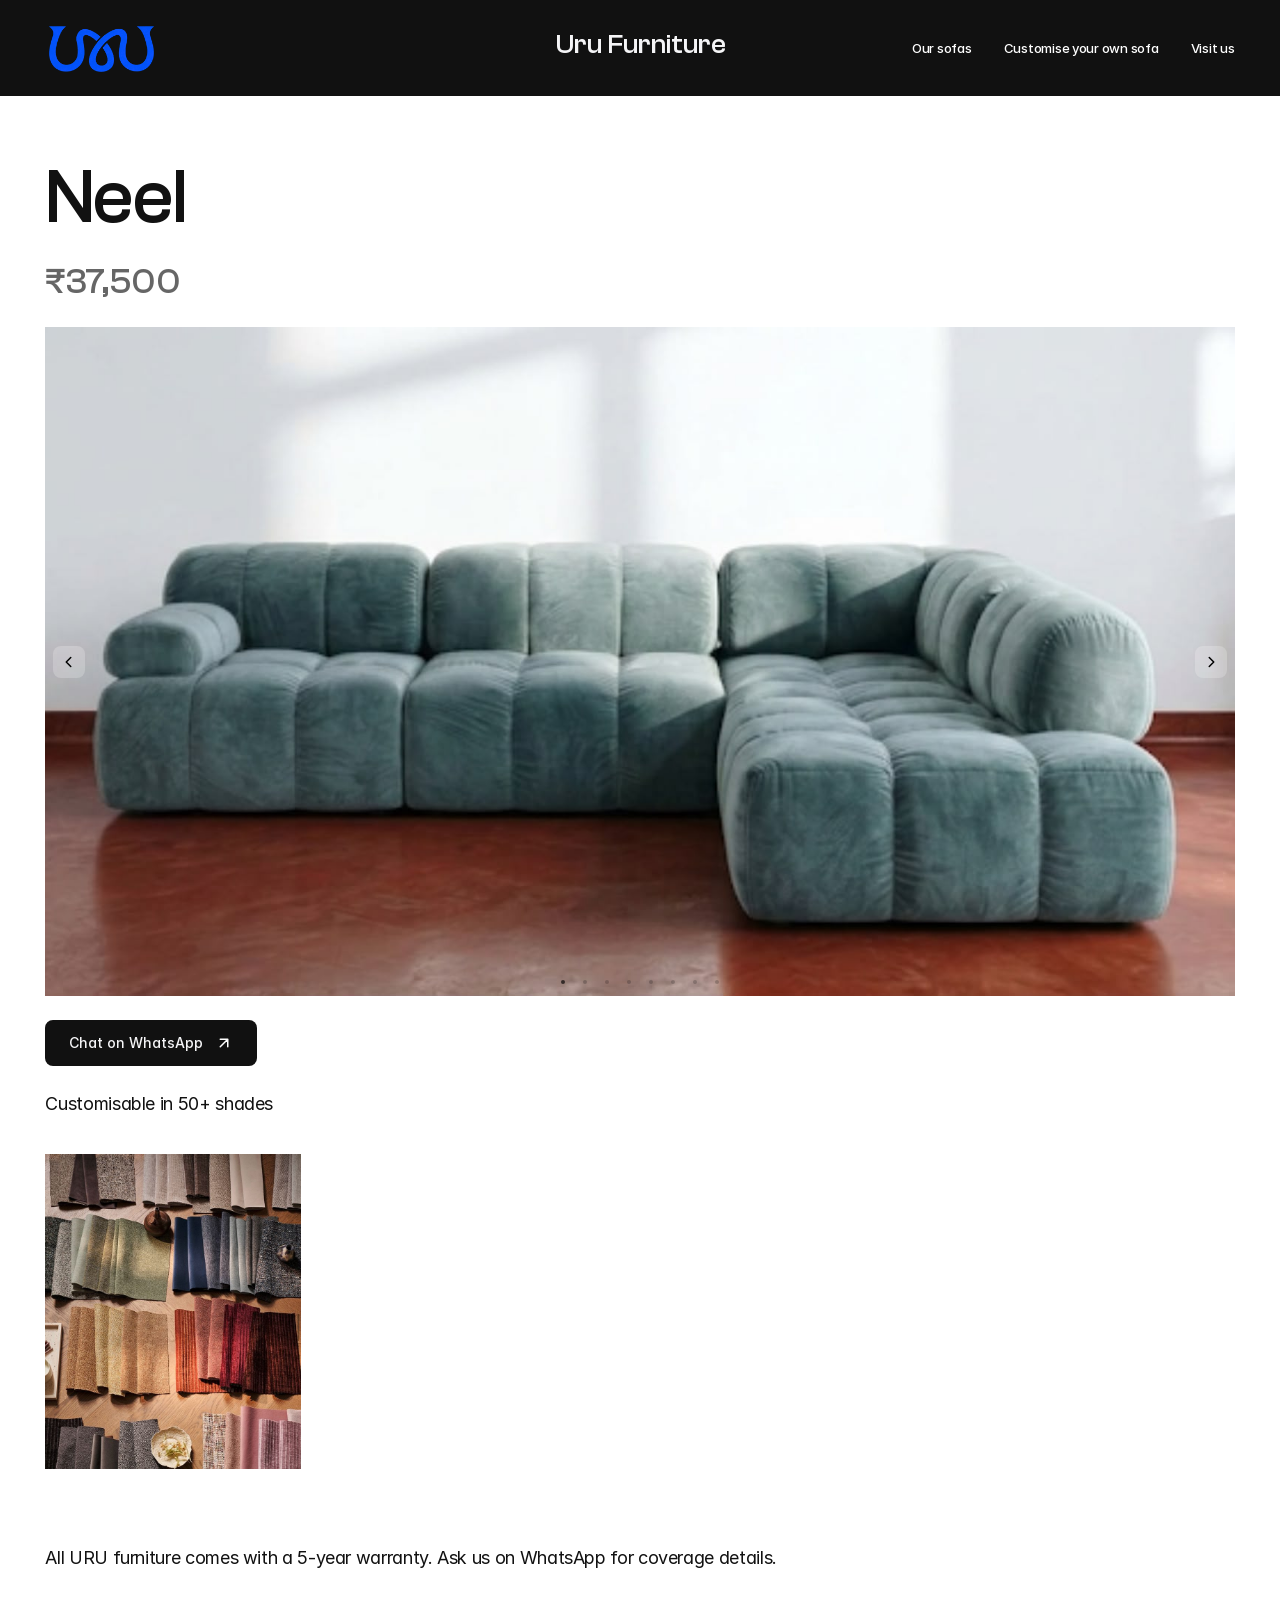
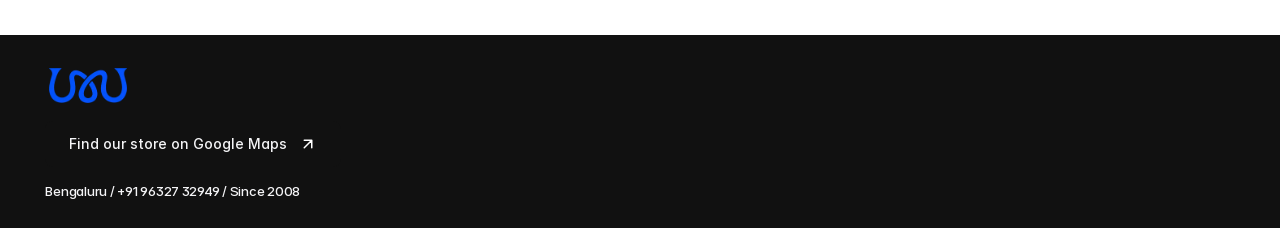
<file: sofas/neel.html>
<!doctype html>
<html lang="en">

<head>
  <meta charset="utf-8">
  <meta name="viewport" content="width=device-width, initial-scale=1">
  <title>URU Furniture | Design-forward sofas in Bengaluru</title>
  <meta name="description"
    content="Design-forward sofas, backed by 18 years of manufacturing experience. Explore URU Furniture and customise your sofa with our designer on WhatsApp.">
  <meta property="og:type" content="website">
  <meta property="og:title" content="URU Furniture | Design-forward sofas in Bengaluru">
  <meta property="og:description"
    content="Design-forward sofas, backed by 18 years of manufacturing experience. Explore URU Furniture and customise your sofa with our designer on WhatsApp.">
  <link rel="icon" href="/assets/img/favicon.png">
  <link rel="preload" href="/assets/fonts/clash-grotesk-500.woff2" as="font" type="font/woff2" crossorigin>
  <link rel="stylesheet" href="/assets/css/style.css">
  <script src="/assets/js/main.js" defer></script>
</head>

<body>
  <header class="site-header">
    <div class="brand">
      <a class="logo" href="/"><img src="/assets/img/logo.png" alt="URU Furniture logo"></a>
      <button class="menu-toggle" type="button" aria-label="Toggle navigation" aria-expanded="false">
        <svg class="bars" viewBox="0 0 24 24" fill="none" stroke="#fff" stroke-width="2" stroke-linecap="round">
          <path d="M4 5h16M4 12h16M4 19h16" />
        </svg>
        <svg class="close" viewBox="0 0 24 24" fill="none" stroke="#fff" stroke-width="2" stroke-linecap="round">
          <path d="M18 6 6 18M6 6l12 12" />
        </svg>
      </button>
    </div>
    <p class="title display">Uru Furniture</p>
    <nav class="nav">
      <a href="/#sofas">Our sofas</a>
      <a href="/customise">Customise your own sofa</a>
      <a href="https://share.google/DU03MvZK8UPHaxn5C">Visit us</a>
    </nav>
  </header>

  <main class="page">
    <h1 class="display">Neel</h1>
    <p class="price display">₹37,500</p>
    <div class="gallery" tabindex="0" role="region" aria-label="Image carousel">
      <img src="/assets/img/sofas/neel-1.jpg" alt="Neel sofa, photo 1" draggable="false">
      <img src="/assets/img/sofas/neel-2.jpg" alt="Neel sofa, photo 2" draggable="false" loading="lazy" hidden>
      <img src="/assets/img/sofas/neel-3.jpg" alt="Neel sofa, photo 3" draggable="false" loading="lazy" hidden>
      <img src="/assets/img/sofas/neel-4.jpg" alt="Neel sofa, photo 4" draggable="false" loading="lazy" hidden>
      <img src="/assets/img/sofas/neel-5.jpg" alt="Neel sofa, photo 5" draggable="false" loading="lazy" hidden>
      <img src="/assets/img/sofas/neel-6.jpg" alt="Neel sofa, photo 6" draggable="false" loading="lazy" hidden>
      <img src="/assets/img/sofas/neel-7.jpg" alt="Neel sofa, photo 7" draggable="false" loading="lazy" hidden>
      <img src="/assets/img/sofas/neel-8.jpg" alt="Neel sofa, photo 8" draggable="false" loading="lazy" hidden>
    </div>
    <a class="btn" href="https://wa.me/919632732949?text=Hi%2C%20I%20am%20interested%20in%20the%20Neel%20sofa.">Chat on
      WhatsApp</a>
    <p class="lead shades">Customisable in 50+ shades</p>
    <img class="fabrics" src="/assets/img/fabrics.jpg" alt="Fabric shade swatches">
    <p class="lead desc"></p>
    <p class="lead note">All URU furniture comes with a 5-year warranty. <br>Ask us on WhatsApp for coverage details.
    </p>
  </main>

  <footer class="site-footer">
    <a class="logo" href="/"><img src="/assets/img/logo.png" alt="URU Furniture logo"></a>
    <a class="btn" href="https://share.google/DU03MvZK8UPHaxn5C">Find our store on Google Maps</a>
    <p class="small">Bengaluru / +91 96327 32949 / Since 2008</p>
  </footer>
</body>

</html>
</file>
<file: assets/css/style.css>
/* ---------- Fonts ---------- */
@font-face { font-family: "Clash Grotesk"; src: url("../fonts/clash-grotesk-500.woff2") format("woff2"); font-weight: 500; font-display: swap; }
@font-face { font-family: "Clash Grotesk"; src: url("../fonts/clash-grotesk-600.woff2") format("woff2"); font-weight: 600; font-display: swap; }
@font-face {
  font-family: "Inter"; src: url("../fonts/inter-400-latin.woff2") format("woff2"); font-weight: 400; font-display: swap;
  unicode-range: U+0000-00FF, U+0131, U+0152-0153, U+02BB-02BC, U+02C6, U+02DA, U+02DC, U+2000-206F, U+2070, U+2074-207E, U+2080-208E, U+20AC, U+2122, U+2191, U+2193, U+2212, U+2215, U+FEFF, U+FFFD;
}
@font-face {
  font-family: "Inter"; src: url("../fonts/inter-400-latin-ext.woff2") format("woff2"); font-weight: 400; font-display: swap;
  unicode-range: U+0100-024F, U+0259, U+1E00-1EFF, U+2020, U+20A0-20AB, U+20AD-20CF, U+2113, U+2C60-2C7F, U+A720-A7FF;
}
@font-face {
  font-family: "Inter"; src: url("../fonts/inter-500-latin.woff2") format("woff2"); font-weight: 500; font-display: swap;
  unicode-range: U+0000-00FF, U+0131, U+0152-0153, U+02BB-02BC, U+02C6, U+02DA, U+02DC, U+2000-206F, U+2070, U+2074-207E, U+2080-208E, U+20AC, U+2122, U+2191, U+2193, U+2212, U+2215, U+FEFF, U+FFFD;
}
@font-face {
  font-family: "Inter"; src: url("../fonts/inter-500-latin-ext.woff2") format("woff2"); font-weight: 500; font-display: swap;
  unicode-range: U+0100-024F, U+0259, U+1E00-1EFF, U+2020, U+20A0-20AB, U+20AD-20CF, U+2113, U+2C60-2C7F, U+A720-A7FF;
}

/* ---------- Base ---------- */
:root {
  --gutter: clamp(32px, 26px + 1.52vw, 48px);  /* page side margin: 32px on phones → 48px on desktop */
  --ink: #111;
  --paper: #f5f5f7;
  --cobalt: #163beb;
  --grey: #666;
  --display: "Clash Grotesk", sans-serif;
  --text: "Inter", sans-serif;
  -webkit-font-smoothing: antialiased;
  -moz-osx-font-smoothing: grayscale;
}
*, *::before, *::after { box-sizing: border-box; }
body {
  margin: 0;
  min-height: 100vh;
  display: flex;
  flex-direction: column;
  background: #fff;
  color: var(--ink);
  font-family: var(--text);
  font-feature-settings: "blwf", "cv03", "cv04", "cv09", "cv11";
}
main { flex: 1; }
h1, h2, h3, p, figure { margin: 0; }
img, video { display: block; }
a { color: inherit; text-decoration: none; }
button { font: inherit; }

/* ---------- Type ---------- */
.display { font-family: var(--display); font-weight: 500; font-feature-settings: normal; }
.small { font-size: 13px; line-height: 1.3; font-weight: 500; letter-spacing: -0.02em; color: var(--grey); }
.lead  { font-size: 18px; line-height: 1.5; font-weight: 400; letter-spacing: -0.02em; }
.link:hover { color: var(--cobalt); text-decoration: underline; }

/* ---------- Button ---------- */
.btn {
  display: inline-flex;
  align-items: center;
  gap: 12px;
  align-self: flex-start;
  padding: 14px 24px;
  border-radius: 8px;
  background: var(--ink);
  color: var(--paper);
  font-size: 14px;
  line-height: 1.2;
  font-weight: 500;
  white-space: nowrap;
}
.btn::after {
  content: "";
  width: 18px;
  height: 18px;
  background: url("data:image/svg+xml,%3Csvg xmlns='http://www.w3.org/2000/svg' viewBox='0 0 24 24' fill='none' stroke='%23fff' stroke-width='2' stroke-linecap='round' stroke-linejoin='round'%3E%3Cpath d='M7 7h10v10M7 17 17 7'/%3E%3C/svg%3E") center / contain no-repeat;
}
.btn-cobalt { background: var(--cobalt); }

/* ---------- Logo ---------- */
/* Box sizes and glyph offsets match the original logo artwork crop. */
.logo { display: block; flex: none; width: 112px; height: 56px; padding: 6.16px 0 0 3.52px; }
.logo img { width: 104.97px; height: auto; }

/* ---------- Header ---------- */
.site-header {
  position: relative;
  display: flex;
  align-items: center;
  gap: 32px;
  padding: 20px var(--gutter);
  background: var(--ink);
}
.site-header .brand { flex: 1; display: flex; align-items: center; }
.site-header .title {
  position: absolute;
  top: 28px;
  left: 0;
  width: 100%;
  font-size: 28px;
  line-height: 1.2;
  color: var(--paper);
  text-align: center;
  pointer-events: none;
}
.menu-toggle { display: none; }
.nav { display: flex; gap: 32px; }
.nav a { font-size: 13px; line-height: 1.3; font-weight: 500; letter-spacing: -0.02em; color: #fff; white-space: nowrap; }
.nav a:hover { text-decoration: underline; }

/* ---------- Footer ---------- */
.site-footer {
  display: flex;
  flex-direction: column;
  align-items: flex-start;
  gap: 16px;
  padding: 28px var(--gutter);
  background: var(--ink);
}
.site-footer .logo { width: 84px; height: 42px; padding: 4.72px 0 0 3.07px; }
.site-footer .logo img { width: 78.87px; }
.site-footer .small { color: var(--paper); }

/* ---------- Gallery ---------- */
.gallery { position: relative; aspect-ratio: 16 / 9; overflow: hidden; background: #fff; outline: none; }
.gallery .slides { display: block; width: 100%; height: 100%; }
.gallery img { width: 100%; height: 100%; object-fit: contain; background: #fff; user-select: none; -webkit-user-drag: none; }
.gallery img[hidden] { display: none; }
.gallery-arrow {
  position: absolute;
  top: 50%;
  transform: translateY(-50%);
  display: flex;
  align-items: center;
  justify-content: center;
  width: 32px;
  height: 32px;
  padding: 0;
  border: 0;
  border-radius: 8px;
  background: rgba(255, 255, 255, 0.22);
  cursor: pointer;
}
.gallery-arrow.prev { left: 8px; }
.gallery-arrow.next { right: 8px; }
.gallery-dots { position: absolute; left: 50%; bottom: 6px; transform: translateX(-50%); display: flex; gap: 6px; }
.gallery-dots button {
  display: flex;
  align-items: center;
  justify-content: center;
  width: 16px;
  height: 16px;
  padding: 0;
  border: 0;
  border-radius: 50%;
  background: transparent;
  cursor: pointer;
}
.gallery-dots button::before { content: ""; width: 4px; height: 4px; border-radius: 50%; background: rgba(0, 0, 0, 0.2); }
.gallery-dots button[aria-current="true"]::before { background: rgba(0, 0, 0, 0.65); }

/* ---------- Home: hero ---------- */
.hero { display: flex; flex-direction: column; gap: 32px; padding: 32px var(--gutter) 40px; }
.hero-top { display: flex; align-items: center; gap: 40px; }
.hero-copy, .hero-media { flex: 1 1 0; min-width: 0; display: flex; flex-direction: column; }
.hero-copy { gap: 20px; }
.hero h1 { font-size: 76px; line-height: 1; letter-spacing: -2px; color: var(--cobalt); }
.hero-sub { font-size: 30px; line-height: 1.2; }
.hero-media { gap: 12px; }
.hero-media video { width: 100%; height: 280px; object-fit: cover; }
.hero-media .btn { display: none; }
.stats { display: flex; gap: 16px; }
.stat {
  flex: 1 1 0;
  display: flex;
  flex-direction: column;
  justify-content: center;
  gap: 12px;
  height: 144px;
  padding: 24px;
  background: var(--ink);
  color: var(--paper);
  text-align: center;
}
.stat strong { font-size: 36px; line-height: 1; }
.stat .small { color: var(--paper); }

/* ---------- Home: collection ---------- */
.rule { box-shadow: inset 0 1px var(--ink); }
.collection { --inset: calc(var(--gutter) - 4px); display: flex; flex-direction: column; gap: 24px; padding: 32px 4px; }
.collection > h2, .collection > .lead, .hq > :not(.gallery) { padding-inline: var(--inset); }  /* text lines up with the page margin */
.collection h2 { font-size: 40px; line-height: 1.1; letter-spacing: -1px; white-space: pre-wrap; }
.sofa-grid { display: grid; grid-template-columns: 1fr 1fr; gap: 16px 4px; }
.sofa { display: flex; flex-direction: column; gap: 8px; padding-bottom: 8px; }
.sofa-info { display: flex; justify-content: space-between; align-items: center; padding: 0 var(--inset); }
.sofa-info h3 { font-size: 20.16px; line-height: 1.2; }
.sofa-info p { font-size: 17.28px; line-height: 1.2; letter-spacing: -0.02em; }
.hq { display: flex; flex-direction: column; gap: 16px; padding-top: 48px; }
.hq h2 { font-size: 28.8px; line-height: 1.1; letter-spacing: -1px; }
.hq-price { font-size: 25.92px; line-height: 1.2; letter-spacing: -0.02em; color: var(--grey); }
.statement { display: flex; flex-direction: column; align-items: flex-start; gap: 16px; padding: 40px var(--gutter); }
.statement h2 { font-size: 30px; line-height: 1.2; letter-spacing: -1px; }
.statement .small { color: var(--ink); }

/* ---------- Product + customise pages ---------- */
.page { display: flex; flex-direction: column; align-items: flex-start; gap: 24px; padding: 64px var(--gutter); }
.page > .gallery, .page > .cover { width: 100%; }
.page h1 { font-size: 76px; line-height: 1; letter-spacing: -2px; }
.price { font-size: 36px; line-height: 1.2; letter-spacing: -0.02em; color: var(--grey); }
.shades { height: 40px; }
.fabrics { width: 100%; max-width: 256px; aspect-ratio: 736 / 906; object-fit: cover; }
.desc { min-height: 1.5em; }
.note br { display: none; }

.customise { gap: 28px; padding: 80px var(--gutter); }
.customise .intro { max-width: 780px; }
.cover { aspect-ratio: 1918 / 1054; object-fit: cover; }

/* ---------- Tablet & phone (< 1200px) ---------- */
@media (max-width: 1199.98px) {
  .site-header { flex-direction: column; align-items: stretch; gap: 16px; height: 64px; padding: 8px var(--gutter); overflow: hidden; }
  .site-header.open { height: auto; }
  .site-header .brand { height: 48px; flex: none; }
  .site-header .logo { width: 60px; height: 32px; padding: 3.27px 0 0 3.62px; }
  .site-header .logo img { width: 52.77px; }
  .site-header .title { top: 20px; left: 112px; width: 200px; font-size: 20px; }
  .menu-toggle { display: block; margin-left: auto; padding: 10px; border: 0; background: none; cursor: pointer; }
  .menu-toggle svg { display: block; width: 24px; height: 24px; }
  .menu-toggle .close, .open .menu-toggle .bars { display: none; }
  .open .menu-toggle .close { display: block; }
  .nav { flex-direction: column; align-items: flex-start; gap: 20px; padding: 12px 0; }

  .site-footer { padding-block: 24px; }
}

/* ---------- Tablet (810–1199px) ---------- */
@media (min-width: 810px) and (max-width: 1199.98px) {
  .hero-top { gap: 32px; }
  .hero h1 { font-size: 33px; line-height: 1.1; letter-spacing: -1.51px; white-space: nowrap; }
  .hero-media video { height: 240px; }
  .stat strong { font-size: 30px; }

  .collection { padding: 28px 4px; }
  .collection h2 { font-size: 36px; }
  .hq h2 { font-size: 25.92px; }

  .page h1 { font-size: 48px; line-height: 1.1; }
}

/* ---------- Phone (< 810px) ---------- */
@media (max-width: 809.98px) {
  .hero { gap: 20px; padding: 16px var(--gutter) 24px; }
  .hero-top { flex-direction: column; align-items: stretch; gap: 20px; }
  .hero-copy { gap: 0; }
  .hero-copy .btn { display: none; }
  .hero h1 { font-size: 26px; line-height: 1.15; letter-spacing: -1px; font-weight: 600; }
  .hero-sub { font-size: 24px; text-transform: lowercase; }
  .hero-media { gap: 8px; }
  .hero-media video { height: auto; aspect-ratio: 16 / 9; }
  .hero-media .btn { display: inline-flex; }
  .stats { gap: 8px; }
  .stat { gap: 8px; height: 112px; padding: 12px 8px; }
  .stat strong { font-size: 22px; }
  .stat .small { font-size: 11px; font-weight: 400; }

  .collection { --inset: var(--gutter); gap: 16px; padding: 24px 0; }
  .collection h2 { font-size: 28px; line-height: 1.15; }
  .collection .lead span { display: none; }
  .sofa-grid { grid-template-columns: 1fr; gap: 12px; }
  .hq { gap: 12px; padding-top: 24px; }
  .hq h2 { font-size: 20.16px; line-height: 1.15; }
  .statement { gap: 12px; padding: 24px var(--gutter); }
  .statement h2 { font-size: 26px; line-height: 1.15; }
  .statement.cta { padding-bottom: 12px; }

  .page { gap: 20px; padding: 16px var(--gutter) 32px; }
  .page h1 { font-size: 34px; line-height: 1.1; letter-spacing: -1px; }
  .shades { height: 12px; }
  .fabrics { width: 27%; }
  .desc { display: none; }
  .note { font-size: 13px; line-height: 1.3; font-weight: 500; letter-spacing: -0.02em; color: var(--grey); }
  .note br { display: inline; }

  .customise { gap: 28px; padding: 48px var(--gutter); }

}
</file>
